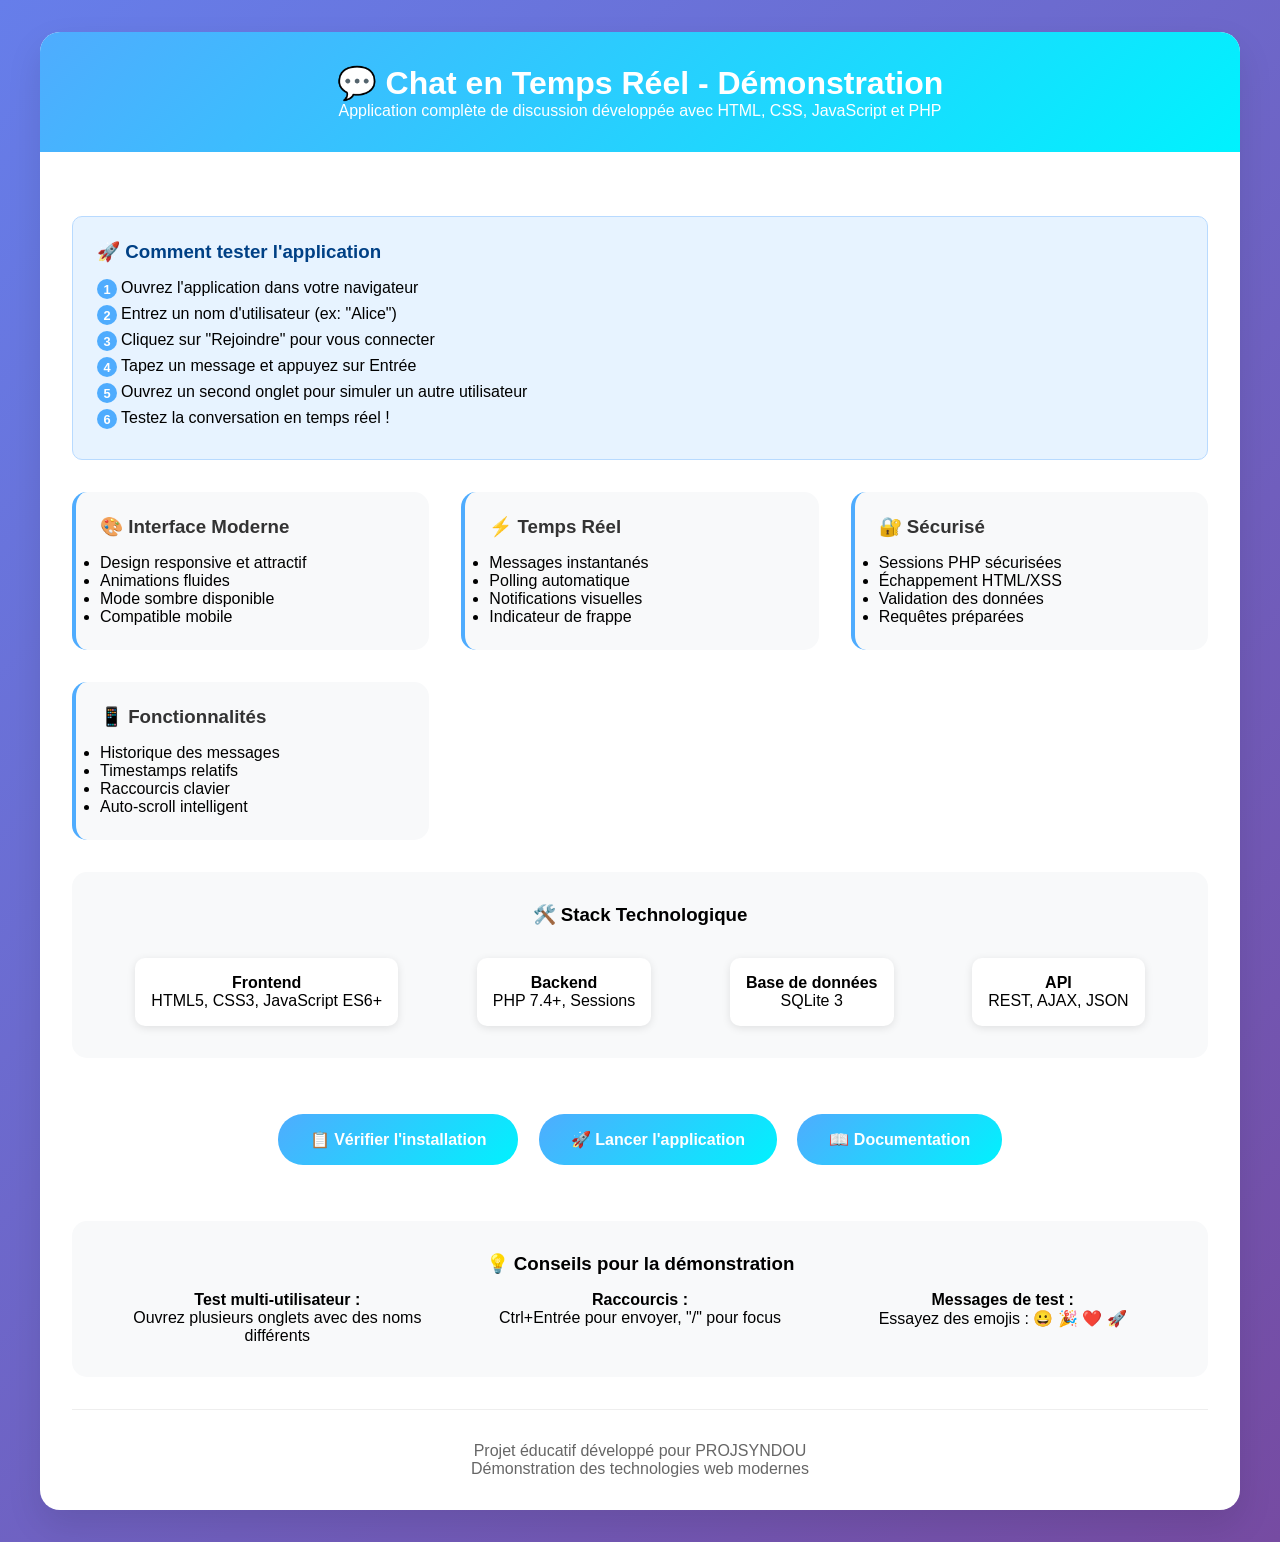
<file: demo.html>
<!DOCTYPE html>
<html lang="fr">
<head>
    <meta charset="UTF-8">
    <meta name="viewport" content="width=device-width, initial-scale=1.0">
    <title>Démo - Chat en Temps Réel</title>
    <style>
        * {
            margin: 0;
            padding: 0;
            box-sizing: border-box;
        }
        
        body {
            font-family: Arial, sans-serif;
            background: linear-gradient(135deg, #667eea 0%, #764ba2 100%);
            min-height: 100vh;
            padding: 2rem;
        }
        
        .container {
            max-width: 1200px;
            margin: 0 auto;
            background: white;
            border-radius: 20px;
            overflow: hidden;
            box-shadow: 0 15px 35px rgba(0, 0, 0, 0.1);
        }
        
        header {
            background: linear-gradient(135deg, #4facfe 0%, #00f2fe 100%);
            color: white;
            padding: 2rem;
            text-align: center;
        }
        
        .demo-content {
            padding: 2rem;
        }
        
        .feature-grid {
            display: grid;
            grid-template-columns: repeat(auto-fit, minmax(300px, 1fr));
            gap: 2rem;
            margin: 2rem 0;
        }
        
        .feature-card {
            background: #f8f9fa;
            padding: 1.5rem;
            border-radius: 15px;
            border-left: 4px solid #4facfe;
        }
        
        .feature-card h3 {
            color: #333;
            margin-bottom: 1rem;
            display: flex;
            align-items: center;
            gap: 0.5rem;
        }
        
        .btn {
            background: linear-gradient(135deg, #4facfe 0%, #00f2fe 100%);
            color: white;
            text-decoration: none;
            padding: 1rem 2rem;
            border-radius: 25px;
            display: inline-block;
            font-weight: 600;
            margin: 0.5rem;
            transition: all 0.3s ease;
        }
        
        .btn:hover {
            transform: translateY(-2px);
            box-shadow: 0 5px 15px rgba(79, 172, 254, 0.4);
        }
        
        .screenshot {
            width: 100%;
            max-width: 600px;
            margin: 2rem auto;
            display: block;
            border-radius: 15px;
            box-shadow: 0 8px 25px rgba(0, 0, 0, 0.15);
        }
        
        .tech-stack {
            background: #f8f9fa;
            padding: 2rem;
            border-radius: 15px;
            margin: 2rem 0;
        }
        
        .tech-items {
            display: flex;
            justify-content: space-around;
            flex-wrap: wrap;
            gap: 1rem;
        }
        
        .tech-item {
            text-align: center;
            padding: 1rem;
            background: white;
            border-radius: 10px;
            box-shadow: 0 2px 8px rgba(0, 0, 0, 0.1);
        }
        
        .instructions {
            background: #e7f3ff;
            border: 1px solid #b8daff;
            border-radius: 10px;
            padding: 1.5rem;
            margin: 2rem 0;
        }
        
        .instructions h3 {
            color: #004085;
            margin-bottom: 1rem;
        }
        
        .step {
            margin: 0.5rem 0;
            padding-left: 1.5rem;
            position: relative;
        }
        
        .step::before {
            content: counter(step-counter);
            counter-increment: step-counter;
            position: absolute;
            left: 0;
            top: 0;
            background: #4facfe;
            color: white;
            width: 20px;
            height: 20px;
            border-radius: 50%;
            display: flex;
            align-items: center;
            justify-content: center;
            font-size: 0.8rem;
            font-weight: bold;
        }
        
        .instructions ol {
            counter-reset: step-counter;
            list-style: none;
        }
    </style>
</head>
<body>
    <div class="container">
        <header>
            <h1>💬 Chat en Temps Réel - Démonstration</h1>
            <p>Application complète de discussion développée avec HTML, CSS, JavaScript et PHP</p>
        </header>
        
        <div class="demo-content">
            <div class="instructions">
                <h3>🚀 Comment tester l'application</h3>
                <ol>
                    <li class="step">Ouvrez l'application dans votre navigateur</li>
                    <li class="step">Entrez un nom d'utilisateur (ex: "Alice")</li>
                    <li class="step">Cliquez sur "Rejoindre" pour vous connecter</li>
                    <li class="step">Tapez un message et appuyez sur Entrée</li>
                    <li class="step">Ouvrez un second onglet pour simuler un autre utilisateur</li>
                    <li class="step">Testez la conversation en temps réel !</li>
                </ol>
            </div>
            
            <div class="feature-grid">
                <div class="feature-card">
                    <h3>🎨 Interface Moderne</h3>
                    <ul>
                        <li>Design responsive et attractif</li>
                        <li>Animations fluides</li>
                        <li>Mode sombre disponible</li>
                        <li>Compatible mobile</li>
                    </ul>
                </div>
                
                <div class="feature-card">
                    <h3>⚡ Temps Réel</h3>
                    <ul>
                        <li>Messages instantanés</li>
                        <li>Polling automatique</li>
                        <li>Notifications visuelles</li>
                        <li>Indicateur de frappe</li>
                    </ul>
                </div>
                
                <div class="feature-card">
                    <h3>🔐 Sécurisé</h3>
                    <ul>
                        <li>Sessions PHP sécurisées</li>
                        <li>Échappement HTML/XSS</li>
                        <li>Validation des données</li>
                        <li>Requêtes préparées</li>
                    </ul>
                </div>
                
                <div class="feature-card">
                    <h3>📱 Fonctionnalités</h3>
                    <ul>
                        <li>Historique des messages</li>
                        <li>Timestamps relatifs</li>
                        <li>Raccourcis clavier</li>
                        <li>Auto-scroll intelligent</li>
                    </ul>
                </div>
            </div>
            
            <div class="tech-stack">
                <h3 style="text-align: center; margin-bottom: 2rem;">🛠️ Stack Technologique</h3>
                <div class="tech-items">
                    <div class="tech-item">
                        <h4>Frontend</h4>
                        <p>HTML5, CSS3, JavaScript ES6+</p>
                    </div>
                    <div class="tech-item">
                        <h4>Backend</h4>
                        <p>PHP 7.4+, Sessions</p>
                    </div>
                    <div class="tech-item">
                        <h4>Base de données</h4>
                        <p>SQLite 3</p>
                    </div>
                    <div class="tech-item">
                        <h4>API</h4>
                        <p>REST, AJAX, JSON</p>
                    </div>
                </div>
            </div>
            
            <div style="text-align: center; margin: 3rem 0;">
                <a href="install.php" class="btn">📋 Vérifier l'installation</a>
                <a href="index.html" class="btn">🚀 Lancer l'application</a>
                <a href="README.md" class="btn">📖 Documentation</a>
            </div>
            
            <div style="background: #f8f9fa; padding: 2rem; border-radius: 15px; text-align: center; margin: 2rem 0;">
                <h3>💡 Conseils pour la démonstration</h3>
                <div style="display: grid; grid-template-columns: repeat(auto-fit, minmax(250px, 1fr)); gap: 1rem; margin-top: 1rem;">
                    <div>
                        <strong>Test multi-utilisateur :</strong><br>
                        Ouvrez plusieurs onglets avec des noms différents
                    </div>
                    <div>
                        <strong>Raccourcis :</strong><br>
                        Ctrl+Entrée pour envoyer, "/" pour focus
                    </div>
                    <div>
                        <strong>Messages de test :</strong><br>
                        Essayez des emojis : 😀 🎉 ❤️ 🚀
                    </div>
                </div>
            </div>
            
            <div style="border-top: 1px solid #eee; padding-top: 2rem; margin-top: 2rem; text-align: center; color: #666;">
                <p>Projet éducatif développé pour PROJSYNDOU</p>
                <p>Démonstration des technologies web modernes</p>
            </div>
        </div>
    </div>
</body>
</html>
</file>
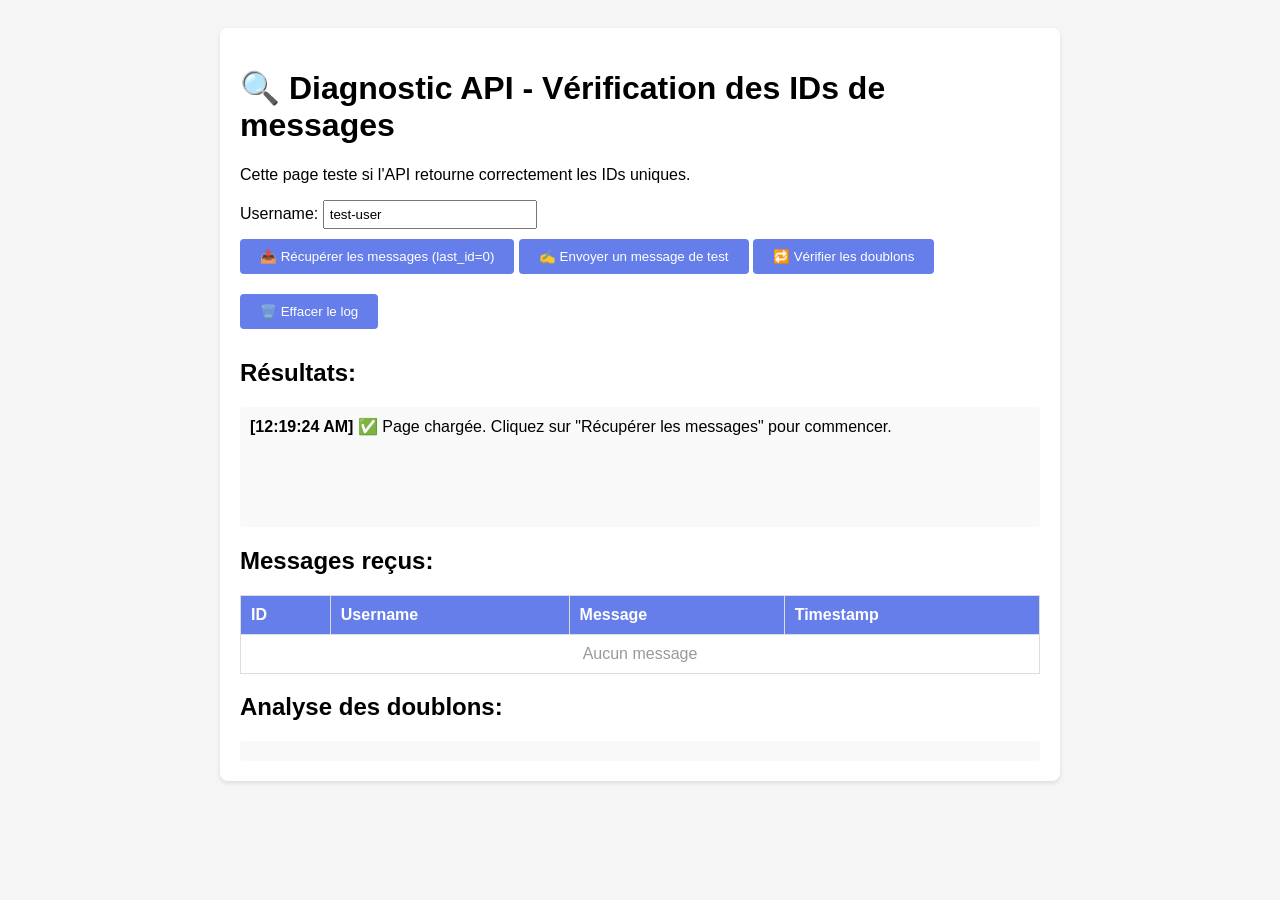
<file: EXPLIQUE/test-api-ids.html>
<!DOCTYPE html>
<html>
<head>
    <title>Diagnostic IDs API</title>
    <style>
        body { font-family: Arial; padding: 20px; background: #f5f5f5; }
        .container { max-width: 800px; margin: 0 auto; background: white; padding: 20px; border-radius: 8px; box-shadow: 0 2px 4px rgba(0,0,0,0.1); }
        button { padding: 10px 20px; margin: 10px 0; cursor: pointer; background: #667eea; color: white; border: none; border-radius: 4px; }
        pre { background: #f0f0f0; padding: 10px; border-radius: 4px; overflow-x: auto; }
        .error { color: #d73a49; }
        .success { color: #28a745; }
        .warning { color: #ff9800; }
        table { width: 100%; border-collapse: collapse; margin: 10px 0; }
        th, td { border: 1px solid #ddd; padding: 10px; text-align: left; }
        th { background: #667eea; color: white; }
        tr:nth-child(even) { background: #f9f9f9; }
    </style>
</head>
<body>
    <div class="container">
        <h1>🔍 Diagnostic API - Vérification des IDs de messages</h1>
        <p>Cette page teste si l'API retourne correctement les IDs uniques.</p>
        
        <div>
            <label>
                Username: 
                <input type="text" id="username" value="test-user" style="padding: 5px; width: 200px;">
            </label>
        </div>
        
        <button onclick="testGetMessages()">📤 Récupérer les messages (last_id=0)</button>
        <button onclick="testSendMessage()">✍️ Envoyer un message de test</button>
        <button onclick="testDuplicates()">🔁 Vérifier les doublons</button>
        <button onclick="clearLog()">🗑️ Effacer le log</button>
        
        <h2>Résultats:</h2>
        <div id="results" style="background: #f9f9f9; padding: 10px; border-radius: 4px; min-height: 100px;"></div>
        
        <h2>Messages reçus:</h2>
        <table>
            <thead>
                <tr>
                    <th>ID</th>
                    <th>Username</th>
                    <th>Message</th>
                    <th>Timestamp</th>
                </tr>
            </thead>
            <tbody id="messages-table">
                <tr><td colspan="4" style="text-align: center; color: #999;">Aucun message</td></tr>
            </tbody>
        </table>
        
        <h2>Analyse des doublons:</h2>
        <div id="duplicate-analysis" style="background: #f9f9f9; padding: 10px; border-radius: 4px;"></div>
    </div>

    <script>
        let allMessages = [];
        let lastId = 0;

        function log(message, type = 'info') {
            const resultsDiv = document.getElementById('results');
            const timestamp = new Date().toLocaleTimeString();
            const className = type === 'success' ? 'success' : type === 'error' ? 'error' : type === 'warning' ? 'warning' : 'info';
            resultsDiv.innerHTML += `<div class="${className}"><strong>[${timestamp}]</strong> ${message}</div>`;
            resultsDiv.scrollTop = resultsDiv.scrollHeight;
        }

        function clearLog() {
            document.getElementById('results').innerHTML = '';
            document.getElementById('messages-table').innerHTML = '<tr><td colspan="4" style="text-align: center; color: #999;">Aucun message</td></tr>';
            allMessages = [];
            lastId = 0;
        }

        async function testGetMessages() {
            log('📥 Récupération des messages...');
            try {
                const response = await fetch(`api.php?action=get_messages&last_id=0`);
                const data = await response.json();
                
                if (data.success && data.data.messages) {
                    const messages = data.data.messages;
                    log(`✅ ${messages.length} messages reçus`, 'success');
                    
                    // Vérifier les IDs
                    const ids = messages.map(m => m.id);
                    const uniqueIds = new Set(ids);
                    
                    log(`IDs reçus: [${ids.join(', ')}]`);
                    log(`IDs uniques: ${uniqueIds.size}/${ids.length}`, uniqueIds.size === ids.length ? 'success' : 'warning');
                    
                    // Chercher les doublons
                    const idCounts = {};
                    ids.forEach(id => {
                        idCounts[id] = (idCounts[id] || 0) + 1;
                    });
                    
                    const duplicates = Object.entries(idCounts).filter(([id, count]) => count > 1);
                    if (duplicates.length > 0) {
                        log(`⚠️ DOUBLONS DÉTECTÉS: ${JSON.stringify(duplicates)}`, 'warning');
                    }
                    
                    // Remplir le tableau
                    displayMessages(messages);
                    allMessages = messages;
                } else {
                    log('❌ Pas de messages reçus', 'error');
                }
            } catch (error) {
                log(`❌ Erreur: ${error.message}`, 'error');
            }
        }

        async function testSendMessage() {
            const username = document.getElementById('username').value;
            if (!username) {
                log('❌ Entrez un username', 'error');
                return;
            }
            
            log(`📤 Envoi d'un message de test...`);
            try {
                const formData = new FormData();
                formData.append('username', username);
                formData.append('message', `Message de test à ${new Date().toLocaleTimeString()}`);
                
                const response = await fetch('api.php?action=send_message', {
                    method: 'POST',
                    body: formData
                });
                
                const data = await response.json();
                if (data.success) {
                    log(`✅ Message envoyé avec ID: ${data.data?.id}`, 'success');
                    lastId = data.data?.id || 0;
                    
                    // Attendre un peu puis recharger les messages
                    setTimeout(() => {
                        log('⏳ Rechargement des messages après envoi...');
                        testGetMessages();
                    }, 500);
                } else {
                    log(`❌ Erreur: ${data.message}`, 'error');
                }
            } catch (error) {
                log(`❌ Erreur: ${error.message}`, 'error');
            }
        }

        function displayMessages(messages) {
            const tbody = document.getElementById('messages-table');
            tbody.innerHTML = '';
            
            messages.forEach(msg => {
                const row = `
                    <tr>
                        <td><strong>${msg.id}</strong></td>
                        <td>${msg.username}</td>
                        <td>${msg.message}</td>
                        <td>${msg.timestamp}</td>
                    </tr>
                `;
                tbody.innerHTML += row;
            });
        }

        async function testDuplicates() {
            if (allMessages.length === 0) {
                log('❌ Aucun message à analyser. Cliquez d\'abord sur "Récupérer les messages"', 'error');
                return;
            }
            
            log('🔍 Analyse des doublons...');
            
            const duplicateAnalysis = document.getElementById('duplicate-analysis');
            duplicateAnalysis.innerHTML = '';
            
            // Grouper par ID
            const byId = {};
            allMessages.forEach(msg => {
                if (!byId[msg.id]) {
                    byId[msg.id] = [];
                }
                byId[msg.id].push(msg);
            });
            
            // Chercher les IDs avec plusieurs messages
            let hasDuplicates = false;
            Object.entries(byId).forEach(([id, msgs]) => {
                if (msgs.length > 1) {
                    hasDuplicates = true;
                    duplicateAnalysis.innerHTML += `
                        <div style="background: #ffe0e0; padding: 10px; margin: 5px 0; border-radius: 4px;">
                            <strong>🚨 ID ${id} apparaît ${msgs.length} fois:</strong>
                            <ul>
                                ${msgs.map(m => `<li>${m.username}: "${m.message}"</li>`).join('')}
                            </ul>
                        </div>
                    `;
                }
            });
            
            if (!hasDuplicates) {
                duplicateAnalysis.innerHTML = '<div class="success">✅ Aucun doublon détecté dans les IDs</div>';
                log('✅ Aucun doublon par ID', 'success');
            } else {
                log('⚠️ Doublons détectés!', 'warning');
            }
            
            // Vérifier aussi les doublons par (username + message)
            const byContent = {};
            allMessages.forEach(msg => {
                const key = `${msg.username}|${msg.message}`;
                if (!byContent[key]) {
                    byContent[key] = [];
                }
                byContent[key].push(msg);
            });
            
            const contentDuplicates = Object.entries(byContent).filter(([key, msgs]) => msgs.length > 1);
            if (contentDuplicates.length > 0) {
                log(`⚠️ ${contentDuplicates.length} contenu(s) en double détecté(s)!`, 'warning');
                duplicateAnalysis.innerHTML += `
                    <div style="background: #fff3cd; padding: 10px; margin: 5px 0; border-radius: 4px;">
                        <strong>⚠️ Doublons par contenu (username + message):</strong>
                        ${contentDuplicates.map(([key, msgs]) => `
                            <div style="margin: 5px 0; padding: 5px; background: white; border-radius: 3px;">
                                "${key}" - IDs: ${msgs.map(m => m.id).join(', ')}
                            </div>
                        `).join('')}
                    </div>
                `;
            }
        }

        // Tester automatiquement au chargement
        window.addEventListener('load', () => {
            log('✅ Page chargée. Cliquez sur "Récupérer les messages" pour commencer.');
        });
    </script>
</body>
</html>
</file>
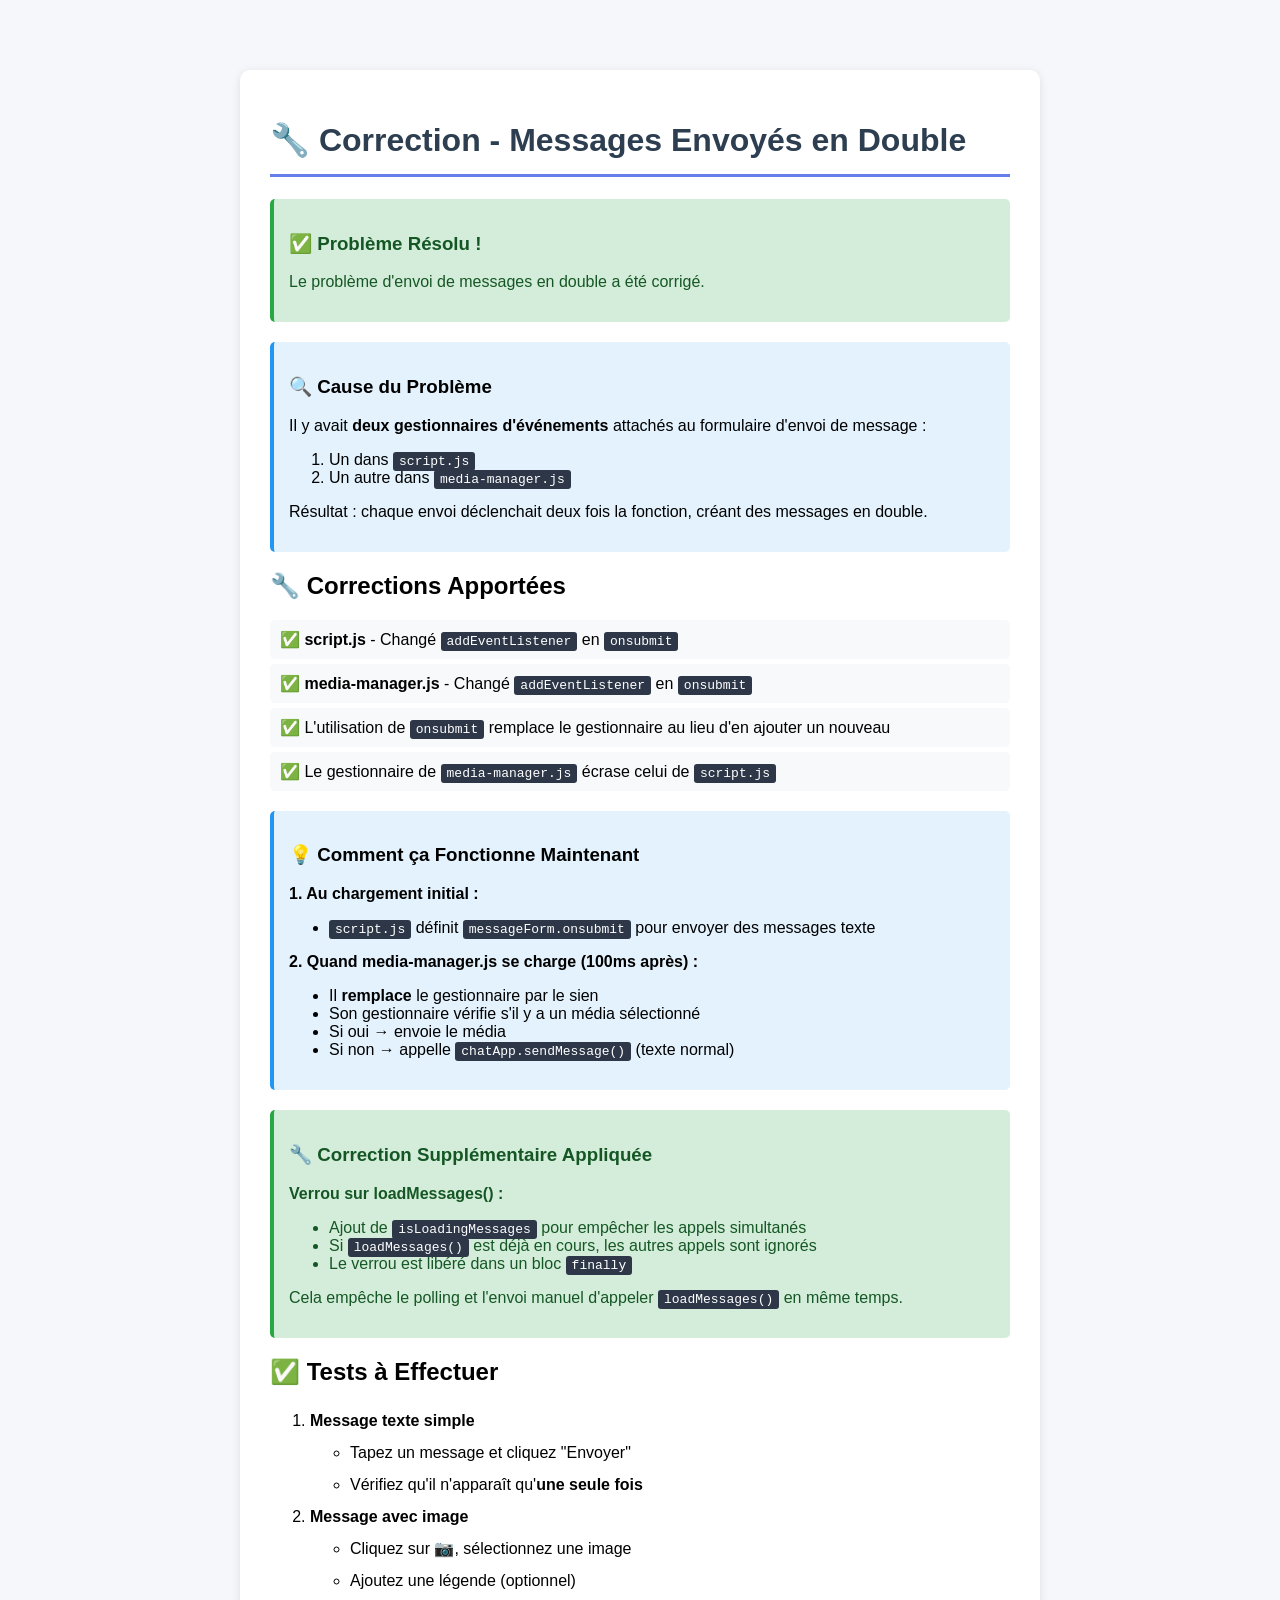
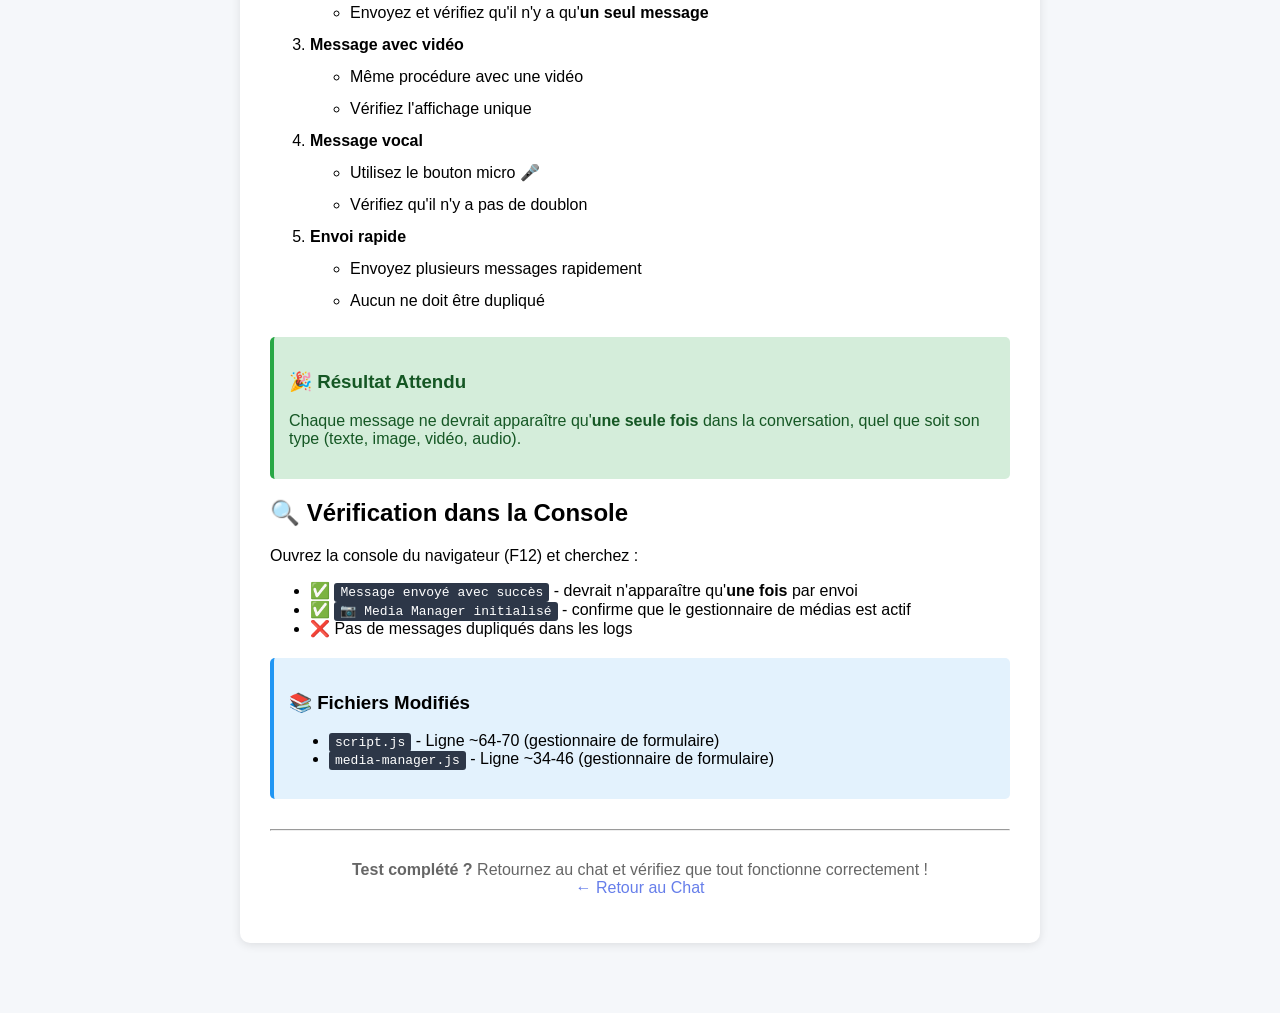
<file: EXPLIQUE/test-double-messages.html>
<!DOCTYPE html>
<html lang="fr">
<head>
    <meta charset="UTF-8">
    <meta name="viewport" content="width=device-width, initial-scale=1.0">
    <title>Test - Envoi Double</title>
    <style>
        body {
            font-family: Arial, sans-serif;
            max-width: 800px;
            margin: 50px auto;
            padding: 20px;
            background: #f5f7fa;
        }
        .container {
            background: white;
            padding: 30px;
            border-radius: 10px;
            box-shadow: 0 2px 10px rgba(0,0,0,0.1);
        }
        h1 {
            color: #2c3e50;
            border-bottom: 3px solid #667eea;
            padding-bottom: 15px;
        }
        .info {
            background: #e3f2fd;
            padding: 15px;
            border-radius: 5px;
            border-left: 4px solid #2196f3;
            margin: 20px 0;
        }
        .success {
            background: #d4edda;
            color: #155724;
            padding: 15px;
            border-radius: 5px;
            border-left: 4px solid #28a745;
            margin: 20px 0;
        }
        .test-list {
            list-style: none;
            padding: 0;
        }
        .test-list li {
            padding: 10px;
            margin: 5px 0;
            background: #f8f9fa;
            border-radius: 5px;
        }
        .test-list li:before {
            content: "✅ ";
            color: #28a745;
        }
        code {
            background: #2d3748;
            color: #fff;
            padding: 2px 6px;
            border-radius: 3px;
            font-family: monospace;
        }
    </style>
</head>
<body>
    <div class="container">
        <h1>🔧 Correction - Messages Envoyés en Double</h1>
        
        <div class="success">
            <h3>✅ Problème Résolu !</h3>
            <p>Le problème d'envoi de messages en double a été corrigé.</p>
        </div>
        
        <div class="info">
            <h3>🔍 Cause du Problème</h3>
            <p>Il y avait <strong>deux gestionnaires d'événements</strong> attachés au formulaire d'envoi de message :</p>
            <ol>
                <li>Un dans <code>script.js</code></li>
                <li>Un autre dans <code>media-manager.js</code></li>
            </ol>
            <p>Résultat : chaque envoi déclenchait deux fois la fonction, créant des messages en double.</p>
        </div>
        
        <h2>🔧 Corrections Apportées</h2>
        
        <ul class="test-list">
            <li><strong>script.js</strong> - Changé <code>addEventListener</code> en <code>onsubmit</code></li>
            <li><strong>media-manager.js</strong> - Changé <code>addEventListener</code> en <code>onsubmit</code></li>
            <li>L'utilisation de <code>onsubmit</code> remplace le gestionnaire au lieu d'en ajouter un nouveau</li>
            <li>Le gestionnaire de <code>media-manager.js</code> écrase celui de <code>script.js</code></li>
        </ul>
        
        <div class="info">
            <h3>💡 Comment ça Fonctionne Maintenant</h3>
            <p><strong>1. Au chargement initial :</strong></p>
            <ul>
                <li><code>script.js</code> définit <code>messageForm.onsubmit</code> pour envoyer des messages texte</li>
            </ul>
            <p><strong>2. Quand media-manager.js se charge (100ms après) :</strong></p>
            <ul>
                <li>Il <strong>remplace</strong> le gestionnaire par le sien</li>
                <li>Son gestionnaire vérifie s'il y a un média sélectionné</li>
                <li>Si oui → envoie le média</li>
                <li>Si non → appelle <code>chatApp.sendMessage()</code> (texte normal)</li>
            </ul>
        </div>
        
        <div class="success">
            <h3>🔧 Correction Supplémentaire Appliquée</h3>
            <p><strong>Verrou sur loadMessages() :</strong></p>
            <ul>
                <li>Ajout de <code>isLoadingMessages</code> pour empêcher les appels simultanés</li>
                <li>Si <code>loadMessages()</code> est déjà en cours, les autres appels sont ignorés</li>
                <li>Le verrou est libéré dans un bloc <code>finally</code></li>
            </ul>
            <p>Cela empêche le polling et l'envoi manuel d'appeler <code>loadMessages()</code> en même temps.</p>
        </div>
        
        <h2>✅ Tests à Effectuer</h2>
        
        <ol style="line-height: 2;">
            <li><strong>Message texte simple</strong>
                <ul>
                    <li>Tapez un message et cliquez "Envoyer"</li>
                    <li>Vérifiez qu'il n'apparaît qu'<strong>une seule fois</strong></li>
                </ul>
            </li>
            
            <li><strong>Message avec image</strong>
                <ul>
                    <li>Cliquez sur 📷, sélectionnez une image</li>
                    <li>Ajoutez une légende (optionnel)</li>
                    <li>Envoyez et vérifiez qu'il n'y a qu'<strong>un seul message</strong></li>
                </ul>
            </li>
            
            <li><strong>Message avec vidéo</strong>
                <ul>
                    <li>Même procédure avec une vidéo</li>
                    <li>Vérifiez l'affichage unique</li>
                </ul>
            </li>
            
            <li><strong>Message vocal</strong>
                <ul>
                    <li>Utilisez le bouton micro 🎤</li>
                    <li>Vérifiez qu'il n'y a pas de doublon</li>
                </ul>
            </li>
            
            <li><strong>Envoi rapide</strong>
                <ul>
                    <li>Envoyez plusieurs messages rapidement</li>
                    <li>Aucun ne doit être dupliqué</li>
                </ul>
            </li>
        </ol>
        
        <div class="success">
            <h3>🎉 Résultat Attendu</h3>
            <p>Chaque message ne devrait apparaître qu'<strong>une seule fois</strong> dans la conversation, quel que soit son type (texte, image, vidéo, audio).</p>
        </div>
        
        <h2>🔍 Vérification dans la Console</h2>
        <p>Ouvrez la console du navigateur (F12) et cherchez :</p>
        <ul>
            <li>✅ <code>Message envoyé avec succès</code> - devrait n'apparaître qu'<strong>une fois</strong> par envoi</li>
            <li>✅ <code>📷 Media Manager initialisé</code> - confirme que le gestionnaire de médias est actif</li>
            <li>❌ Pas de messages dupliqués dans les logs</li>
        </ul>
        
        <div class="info">
            <h3>📚 Fichiers Modifiés</h3>
            <ul>
                <li><code>script.js</code> - Ligne ~64-70 (gestionnaire de formulaire)</li>
                <li><code>media-manager.js</code> - Ligne ~34-46 (gestionnaire de formulaire)</li>
            </ul>
        </div>
        
        <hr style="margin: 30px 0;">
        
        <p style="text-align: center; color: #666;">
            <strong>Test complété ?</strong> Retournez au chat et vérifiez que tout fonctionne correctement !<br>
            <a href="index.html" style="color: #667eea; text-decoration: none;">← Retour au Chat</a>
        </p>
    </div>
</body>
</html>
</file>
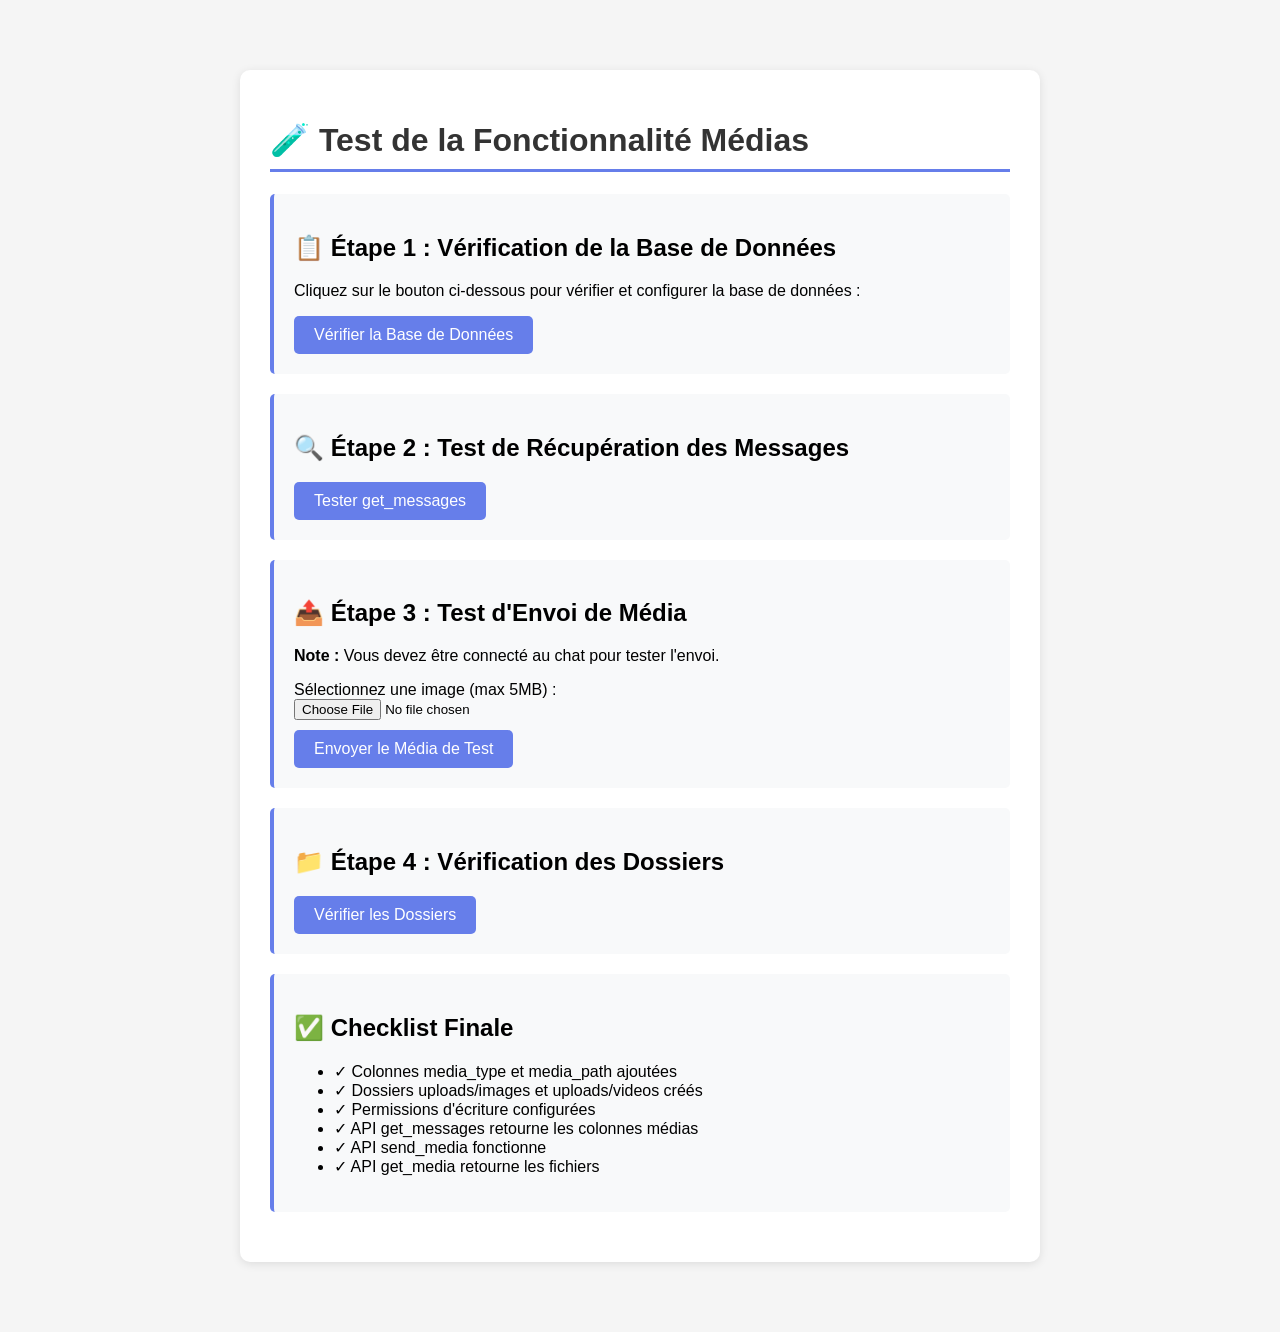
<file: EXPLIQUE/test-media.html>
<!DOCTYPE html>
<html lang="fr">
<head>
    <meta charset="UTF-8">
    <meta name="viewport" content="width=device-width, initial-scale=1.0">
    <title>Test Envoi de Médias</title>
    <style>
        body {
            font-family: Arial, sans-serif;
            max-width: 800px;
            margin: 50px auto;
            padding: 20px;
            background: #f5f5f5;
        }
        .container {
            background: white;
            padding: 30px;
            border-radius: 10px;
            box-shadow: 0 2px 10px rgba(0,0,0,0.1);
        }
        h1 {
            color: #333;
            border-bottom: 3px solid #667eea;
            padding-bottom: 10px;
        }
        .test-section {
            margin: 20px 0;
            padding: 20px;
            background: #f8f9fa;
            border-radius: 5px;
            border-left: 4px solid #667eea;
        }
        .status {
            padding: 10px;
            margin: 10px 0;
            border-radius: 5px;
        }
        .success {
            background: #d4edda;
            color: #155724;
            border: 1px solid #c3e6cb;
        }
        .error {
            background: #f8d7da;
            color: #721c24;
            border: 1px solid #f5c6cb;
        }
        .warning {
            background: #fff3cd;
            color: #856404;
            border: 1px solid #ffeaa7;
        }
        button {
            background: #667eea;
            color: white;
            border: none;
            padding: 10px 20px;
            border-radius: 5px;
            cursor: pointer;
            font-size: 16px;
        }
        button:hover {
            background: #5568d3;
        }
        pre {
            background: #2d3748;
            color: #fff;
            padding: 15px;
            border-radius: 5px;
            overflow-x: auto;
        }
        .file-input {
            margin: 10px 0;
        }
    </style>
</head>
<body>
    <div class="container">
        <h1>🧪 Test de la Fonctionnalité Médias</h1>
        
        <div class="test-section">
            <h2>📋 Étape 1 : Vérification de la Base de Données</h2>
            <p>Cliquez sur le bouton ci-dessous pour vérifier et configurer la base de données :</p>
            <button onclick="window.open('check_and_add_media_columns.php', '_blank')">
                Vérifier la Base de Données
            </button>
        </div>
        
        <div class="test-section">
            <h2>🔍 Étape 2 : Test de Récupération des Messages</h2>
            <button onclick="testGetMessages()">Tester get_messages</button>
            <div id="messages-result"></div>
        </div>
        
        <div class="test-section">
            <h2>📤 Étape 3 : Test d'Envoi de Média</h2>
            <p><strong>Note :</strong> Vous devez être connecté au chat pour tester l'envoi.</p>
            <div class="file-input">
                <label>Sélectionnez une image (max 5MB) :</label><br>
                <input type="file" id="test-file" accept="image/*,video/*">
            </div>
            <button onclick="testSendMedia()">Envoyer le Média de Test</button>
            <div id="upload-result"></div>
        </div>
        
        <div class="test-section">
            <h2>📁 Étape 4 : Vérification des Dossiers</h2>
            <button onclick="testFolders()">Vérifier les Dossiers</button>
            <div id="folders-result"></div>
        </div>
        
        <div class="test-section">
            <h2>✅ Checklist Finale</h2>
            <ul>
                <li>✓ Colonnes media_type et media_path ajoutées</li>
                <li>✓ Dossiers uploads/images et uploads/videos créés</li>
                <li>✓ Permissions d'écriture configurées</li>
                <li>✓ API get_messages retourne les colonnes médias</li>
                <li>✓ API send_media fonctionne</li>
                <li>✓ API get_media retourne les fichiers</li>
            </ul>
        </div>
    </div>
    
    <script>
        async function testGetMessages() {
            const resultDiv = document.getElementById('messages-result');
            resultDiv.innerHTML = '<p>⏳ Test en cours...</p>';
            
            try {
                const response = await fetch('api.php?action=get_messages&last_id=0');
                const data = await response.json();
                
                if (data.success && data.data && data.data.messages) {
                    const messages = data.data.messages;
                    let html = '<div class="status success">';
                    html += `<p>✅ ${messages.length} message(s) récupéré(s)</p>`;
                    
                    // Vérifier si les colonnes média sont présentes
                    if (messages.length > 0) {
                        const firstMsg = messages[0];
                        const hasMediaType = 'media_type' in firstMsg;
                        const hasMediaPath = 'media_path' in firstMsg;
                        
                        html += hasMediaType ? '<p>✅ Colonne media_type : OK</p>' : '<p class="error">❌ Colonne media_type : MANQUANTE</p>';
                        html += hasMediaPath ? '<p>✅ Colonne media_path : OK</p>' : '<p class="error">❌ Colonne media_path : MANQUANTE</p>';
                        
                        html += '<p><strong>Exemple de message :</strong></p>';
                        html += '<pre>' + JSON.stringify(firstMsg, null, 2) + '</pre>';
                    }
                    
                    html += '</div>';
                    resultDiv.innerHTML = html;
                } else {
                    resultDiv.innerHTML = '<div class="status error">❌ Erreur : ' + (data.message || 'Pas de messages') + '</div>';
                }
            } catch (error) {
                resultDiv.innerHTML = '<div class="status error">❌ Erreur réseau : ' + error.message + '</div>';
            }
        }
        
        async function testSendMedia() {
            const resultDiv = document.getElementById('upload-result');
            const fileInput = document.getElementById('test-file');
            
            if (!fileInput.files || !fileInput.files[0]) {
                resultDiv.innerHTML = '<div class="status warning">⚠️ Veuillez sélectionner un fichier</div>';
                return;
            }
            
            resultDiv.innerHTML = '<p>⏳ Envoi en cours...</p>';
            
            const formData = new FormData();
            formData.append('media', fileInput.files[0]);
            formData.append('caption', 'Test depuis la page de diagnostic');
            
            try {
                const response = await fetch('api.php?action=send_media', {
                    method: 'POST',
                    body: formData
                });
                
                const data = await response.json();
                
                if (data.success) {
                    resultDiv.innerHTML = `
                        <div class="status success">
                            <p>✅ Média envoyé avec succès !</p>
                            <p>ID du message : ${data.data.id}</p>
                            <p>Rechargez le chat pour le voir.</p>
                        </div>
                    `;
                } else {
                    resultDiv.innerHTML = `<div class="status error">❌ Erreur : ${data.message}</div>`;
                }
            } catch (error) {
                resultDiv.innerHTML = `<div class="status error">❌ Erreur réseau : ${error.message}</div>`;
            }
        }
        
        async function testFolders() {
            const resultDiv = document.getElementById('folders-result');
            resultDiv.innerHTML = '<p>⏳ Vérification...</p>';
            
            const folders = ['uploads/images/', 'uploads/videos/', 'uploads/audio/'];
            let html = '<div class="status success">';
            
            for (const folder of folders) {
                try {
                    const response = await fetch(folder);
                    if (response.ok || response.status === 403) {
                        html += `<p>✅ ${folder} existe</p>`;
                    } else {
                        html += `<p class="error">❌ ${folder} n'existe pas (${response.status})</p>`;
                    }
                } catch (error) {
                    html += `<p class="warning">⚠️ ${folder} - impossible de vérifier</p>`;
                }
            }
            
            html += '</div>';
            resultDiv.innerHTML = html;
        }
        
        // Test automatique au chargement
        window.addEventListener('DOMContentLoaded', () => {
            console.log('Page de diagnostic chargée');
        });
    </script>
</body>
</html>
</file>
